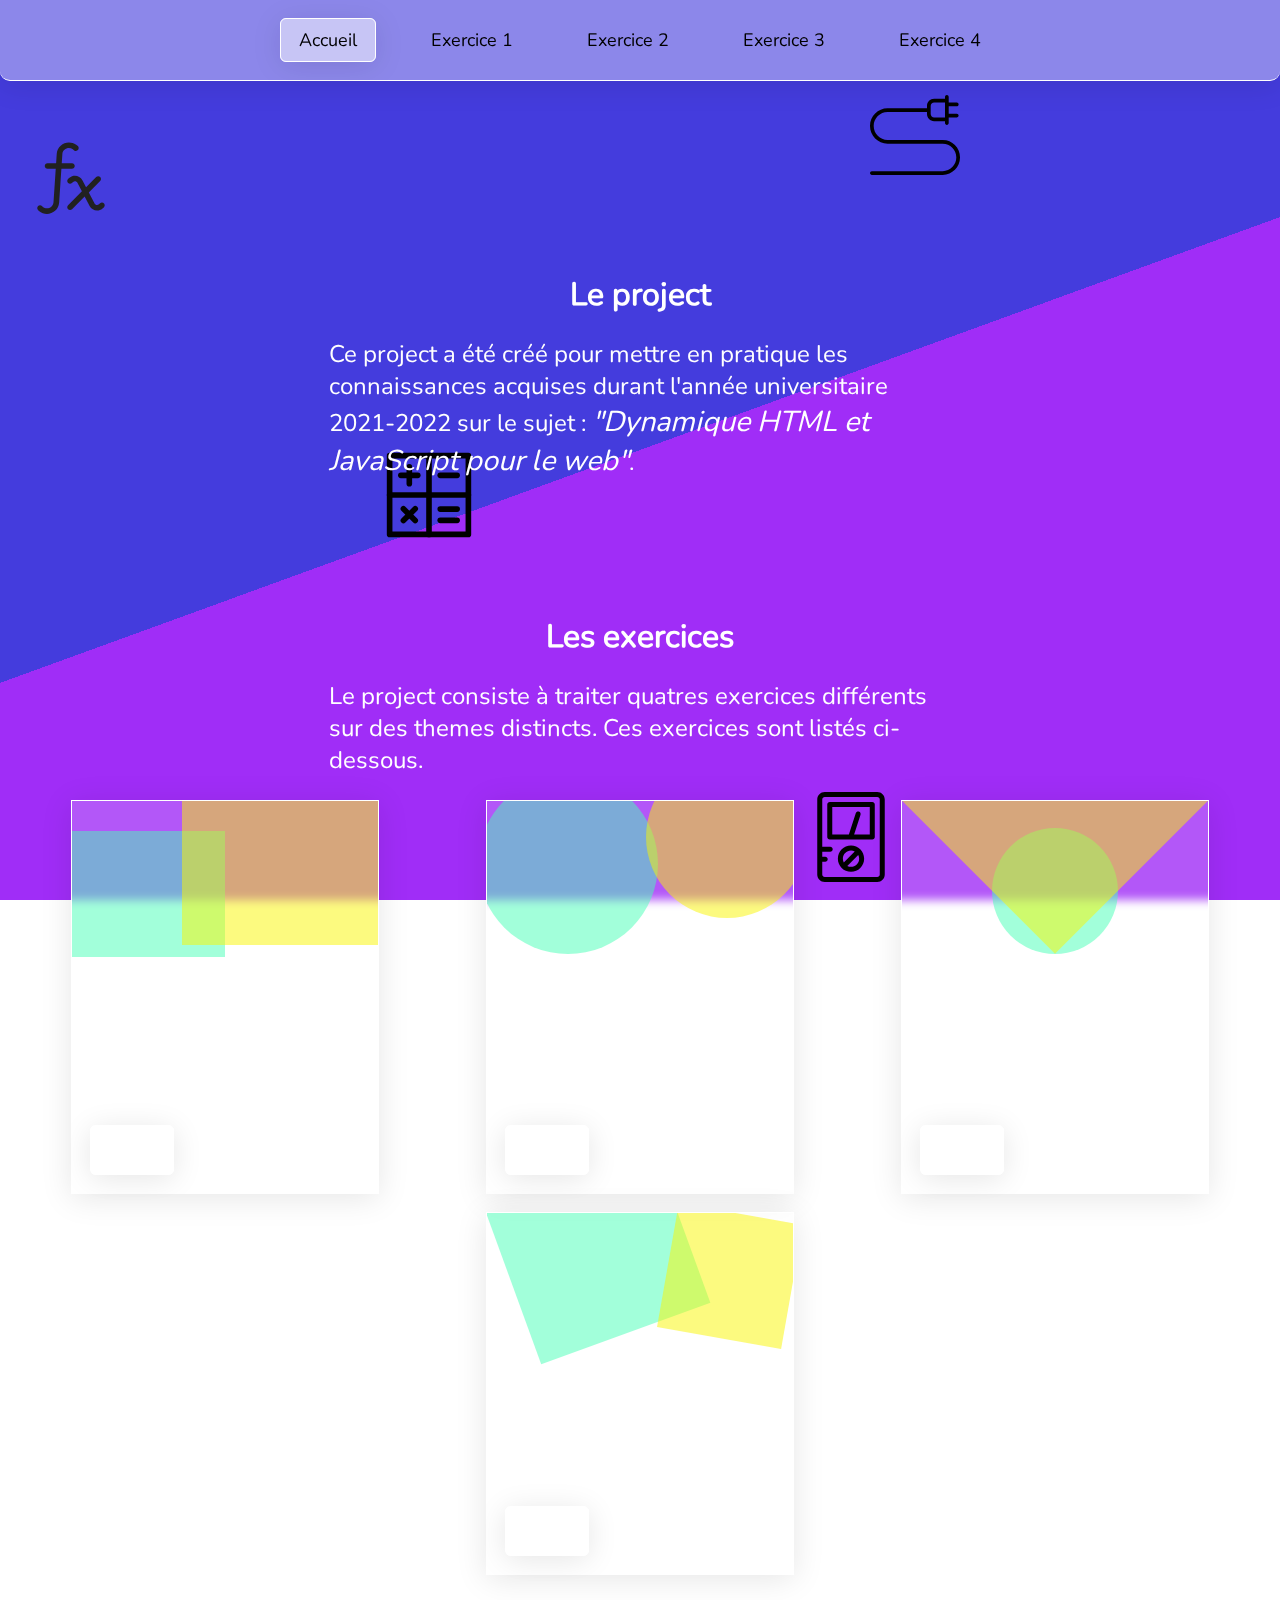
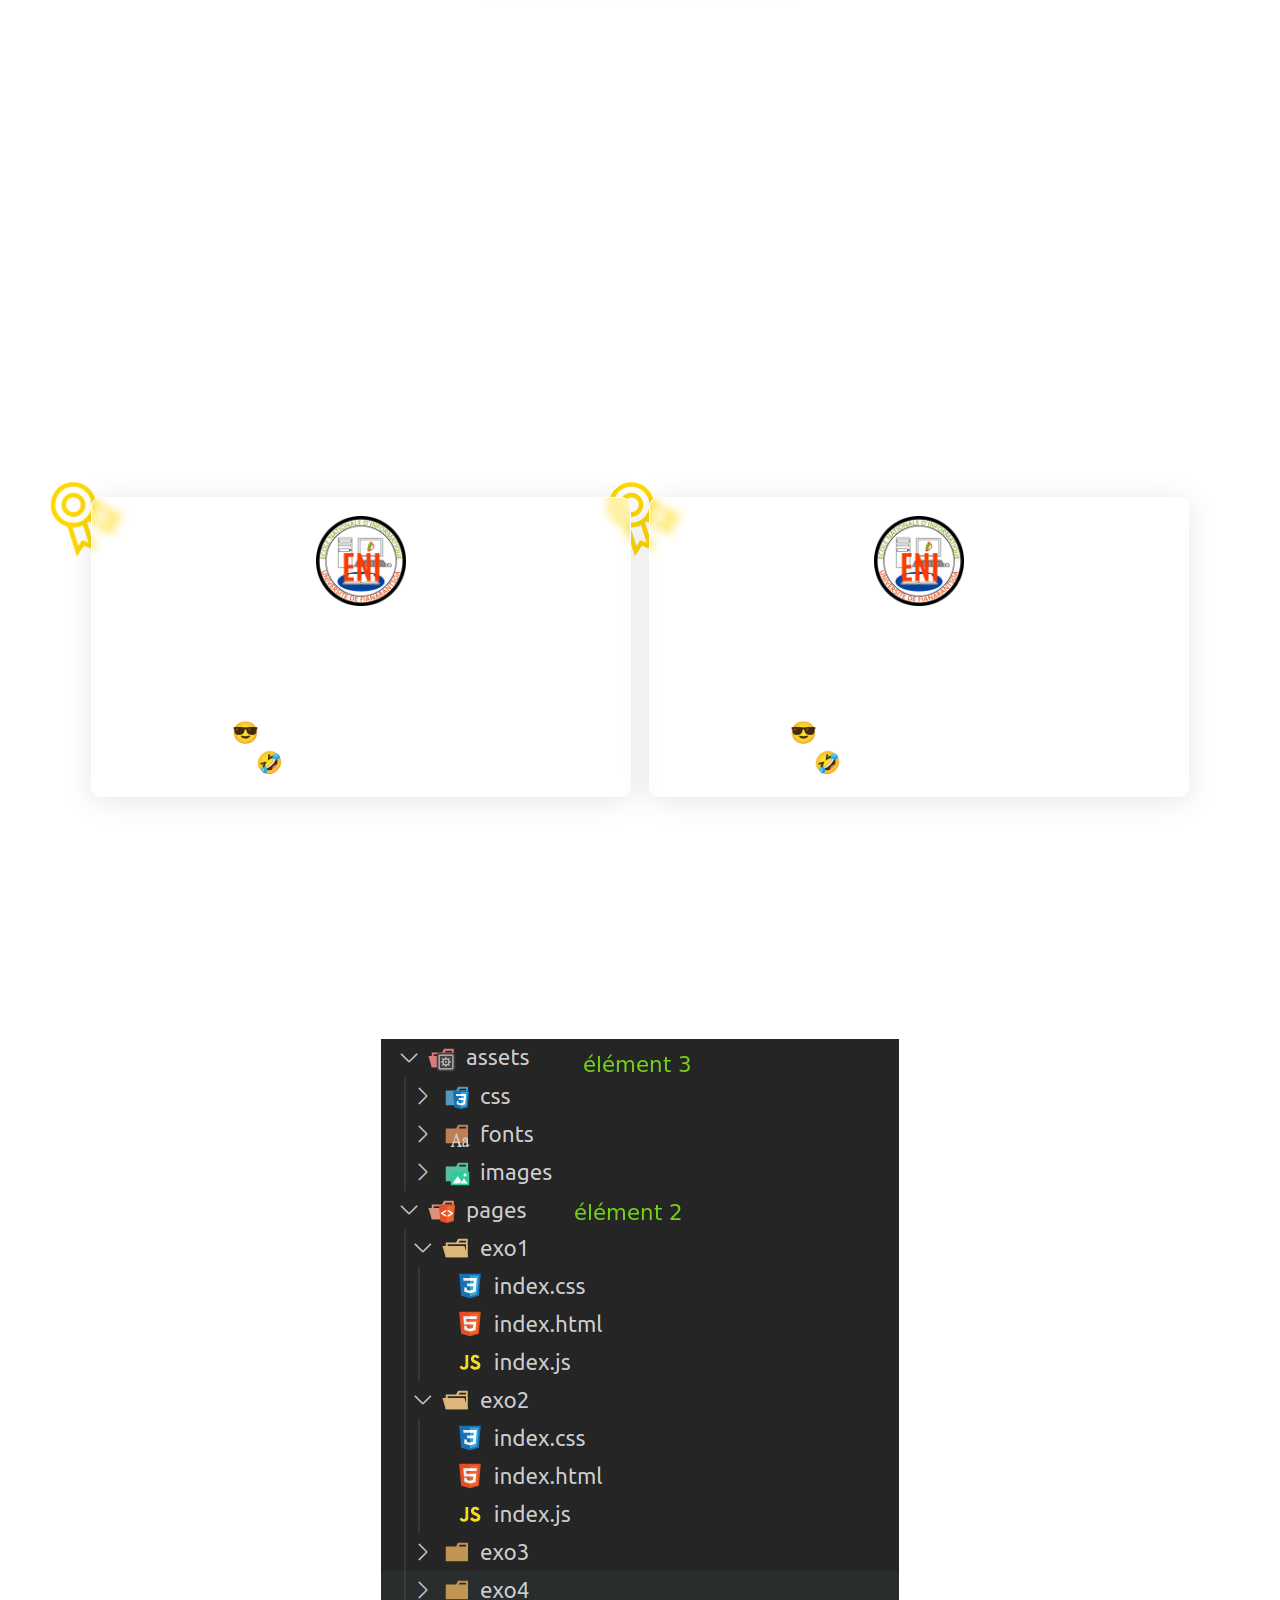
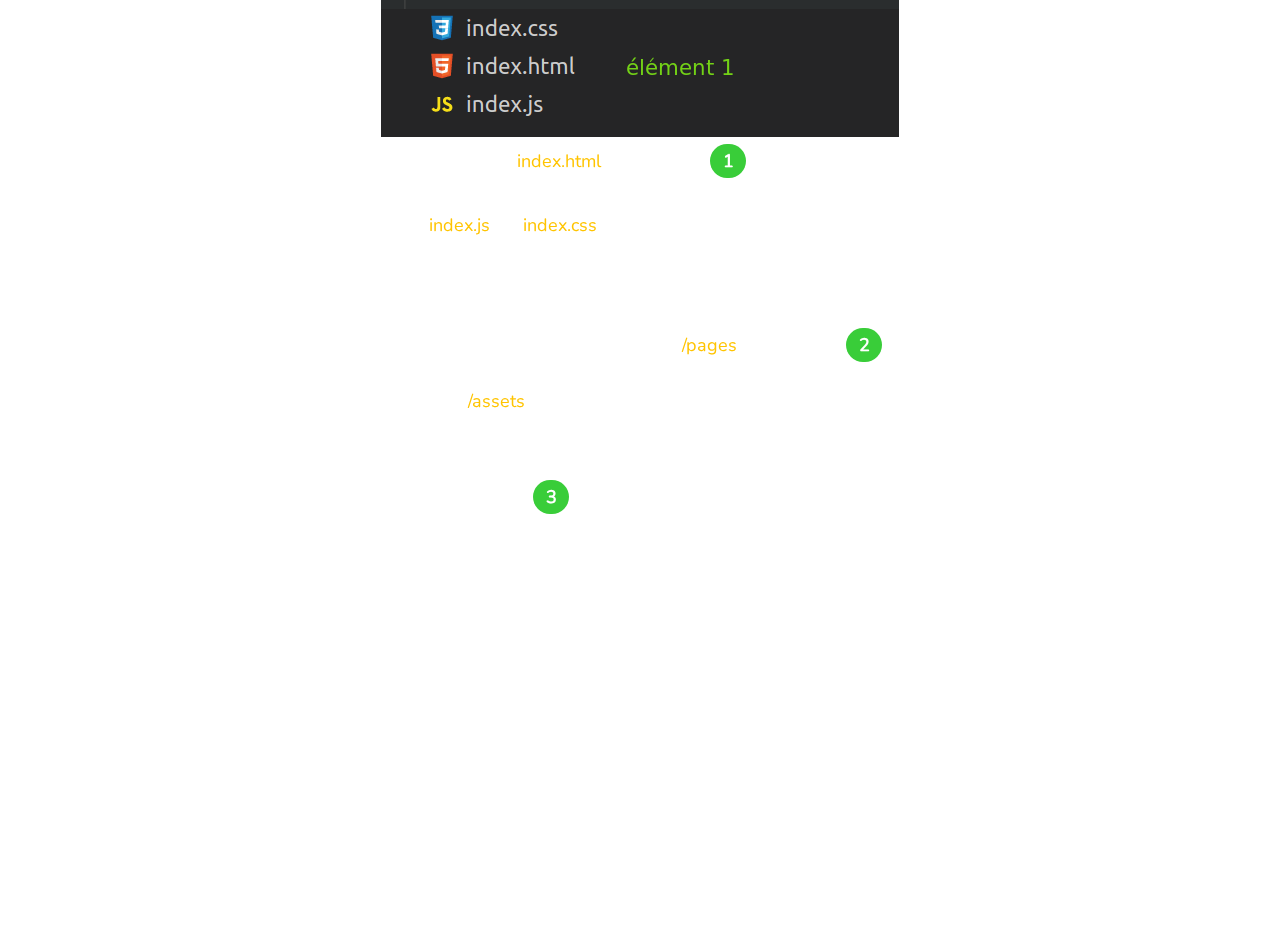
<file: index.html>
<!DOCTYPE html>
<html lang="en">
  <head>
    <meta charset="UTF-8" />
    <meta http-equiv="X-UA-Compatible" content="IE=edge" />
    <meta name="viewport" content="width=device-width, initial-scale=1.0" />
    <title>Projet JavaScript</title>
    <link rel="stylesheet" href="./assets/styles/global.css" />
    <link rel="stylesheet" href="./index.css" />

    <script src="./index.js" defer></script>
  </head>
  <body>
    <div class="bg">
      <div class="bg-conteneur">
        <img src="./assets/images/fx.svg" alt="" />
        <img src="./assets/images/electricity.svg" alt="" />
        <img src="./assets/images/gauge-electricity.svg" alt="" />
        <img src="./assets/images/operator.svg" alt="" />
      </div>
    </div>

    <header>
      <button class="verre" id="toggleNav">
        <img src="./assets/images/hamburger-menu.svg" alt="" />
      </button>
      <nav>
        <ul>
          <li><span class="lien-actif">Accueil</span></li>
          <li><a href="./pages/exo1/index.html">Exercice 1</a></li>
          <li><a href="./pages/exo2/index.html">Exercice 2</a></li>
          <li><a href="./pages/exo3/index.html">Exercice 3</a></li>
          <li><a href="./pages/exo4/index.html">Exercice 4</a></li>
        </ul>
      </nav>
    </header>

    <main>
      <div class="section">
        <h1 class="titre-section">Le project</h1>
        <p class="description-section">
          Ce project a été créé pour mettre en pratique les connaissances
          acquises durant l'année universitaire 2021-2022 sur le sujet&nbsp;:
          <em>"Dynamique HTML et JavaScript pour le web"</em>.
        </p>
      </div>

      <div class="section">
        <h1 class="titre-section">Les exercices</h1>
        <p class="description-section">
          Le project consiste à traiter quatres exercices différents sur des
          themes distincts. Ces exercices sont listés ci-dessous.
        </p>

        <div class="exercice-list">
          <div class="carte-exercice verre exercice-item">
            <div class="decoration">
              <div class="carre-1 decoration-item"></div>
              <div class="carre-2 decoration-item"></div>
            </div>
            <div class="exercice-description">
              <h2>Resolution d'une équation du second degré dans R</h2>
              <a href="./pages/exo1/index.html" class="bouton">Voir</a>
            </div>
          </div>

          <div class="carte-exercice verre exercice-item">
            <div class="decoration">
              <div class="cercle-2 decoration-item"></div>
              <div class="cercle-3 decoration-item"></div>
            </div>
            <div class="exercice-description">
              <h2>
                Resolution d'une équation de système linéaire à trois inconnus
              </h2>
              <a href="./pages/exo2/index.html" class="bouton">Voir</a>
            </div>
          </div>

          <div class="carte-exercice verre exercice-item">
            <div class="decoration">
              <div class="cercle-1 decoration-item"></div>
              <div class="carre-3 decoration-item"></div>
            </div>
            <div class="exercice-description">
              <h2>Etude d'un circuit électrique</h2>
              <a href="./pages/exo3/index.html" class="bouton">Voir</a>
            </div>
          </div>

          <div class="carte-exercice verre exercice-item">
            <div class="decoration">
              <div class="carre-4 decoration-item"></div>
              <div class="carre-5 decoration-item"></div>
            </div>
            <div class="exercice-description">
              <h2>Animation de panneaux publicitaires</h2>
              <a href="./pages/exo4/index.html" class="bouton">Voir</a>
            </div>
          </div>
        </div>
      </div>

      <div class="section">
        <h1 class="titre-section">Conception et design</h1>
        <p class="description-section">
          Les technologies utilisés pour créer le projet sont HTML
          <i>(Hypertext Markup Language)</i>, CSS
          <i>(Cascading Style Sheet)</i>, et JavaScript.
        </p>
        <p class="description-section">
          Quant au design, il s'agit d'un design appelé
          <em>"glassmorphism"</em>. Comme son nom l'indique, il accentue la
          transparence pour un <em>effet glass</em>.
        </p>
        <p class="description-section">
          Les informations concernant notre groupe&nbsp;:
        </p>

        <div class="profile-conteneur">
          <div class="profile-carte">
            <img src="./assets/images/medal-outlined.svg" alt="" />
            <div class="carte">
              <div class="profile-header">
                <img src="./assets/images/logo-eni.png" alt="" />
                <h2>Ecole Nationale d'Informatique</h2>
              </div>
              <div class="profile-main">
                <ul>
                  <li>
                    Nom&nbsp;: <span class="valeur">RAKOTONDRAZAKA</span>
                  </li>
                  <li>
                    Prénoms&nbsp;: <span class="valeur">Fitia Ismael</span>
                  </li>
                  <li>Niveau&nbsp;: <span class="valeur">SSJ3 😎</span></li>
                  <li>Matricule&nbsp;: <span class="valeur">1234 🤣</span></li>
                </ul>
              </div>
            </div>
          </div>

          <div class="profile-carte">
            <img src="./assets/images/medal-outlined.svg" alt="" />
            <div class="carte">
              <div class="profile-header">
                <img src="./assets/images/logo-eni.png" alt="" />
                <h2>Ecole Nationale d'Informatique</h2>
              </div>
              <div class="profile-main">
                <ul>
                  <li>Nom&nbsp;: <span class="valeur">RASOLOMANANA</span></li>
                  <li>
                    Prénoms&nbsp;:
                    <span class="valeur">Herimanitra Olivier</span>
                  </li>
                  <li>Niveau&nbsp;: <span class="valeur">SSJ3 😎</span></li>
                  <li>Matricule&nbsp;: <span class="valeur">1234 🤣</span></li>
                </ul>
              </div>
            </div>
          </div>
        </div>
      </div>

      <div class="section section-4">
        <h1 class="titre-section">Description du projet</h1>

        <h2>Structure du projet</h2>
        <div class="illustration-dossier">
          <img src="./assets/images/screenshot-folder-structure.png" alt="" />
        </div>
        <p class="description-section">
          Le point d'entrée <code>index.html</code> (élément
          <span class="etape">1</span>) se trouve sur la racine du dossier,
          ainsi que les fichiers JavaScript et CSS (qui sont
          <code>index.js</code> et <code>index.css</code>) qui lui sont propres.
        </p>
        <p class="description-section">
          Chaque exercice possède son propre dossier avec ses fichiers HTML,
          JavaScript et CSS.
          <br />
          Tous se trouvent dans le dossier <code>/pages</code> (élément
          <span class="etape">2</span>)
        </p>
        <p class="description-section">
          Et le dossier <code>/assets</code> contient tous les fichiers globals,
          c'est à dire les fichiers de CSS communs à toutes les pages, les
          images qu'elles ont besoin, et les polices d'écriture utilisées.
          (élément <span class="etape">3</span>)
        </p>

        <h2>Structure des pages d'exercice</h2>
        <p class="description-section">
          Chaque page d'exercice est divisée en deux parties: l'application de
          l'exercice et les étapes illustrées du code JavaScript.
        </p>
      </div>
    </main>
  </body>
</html>
</file>
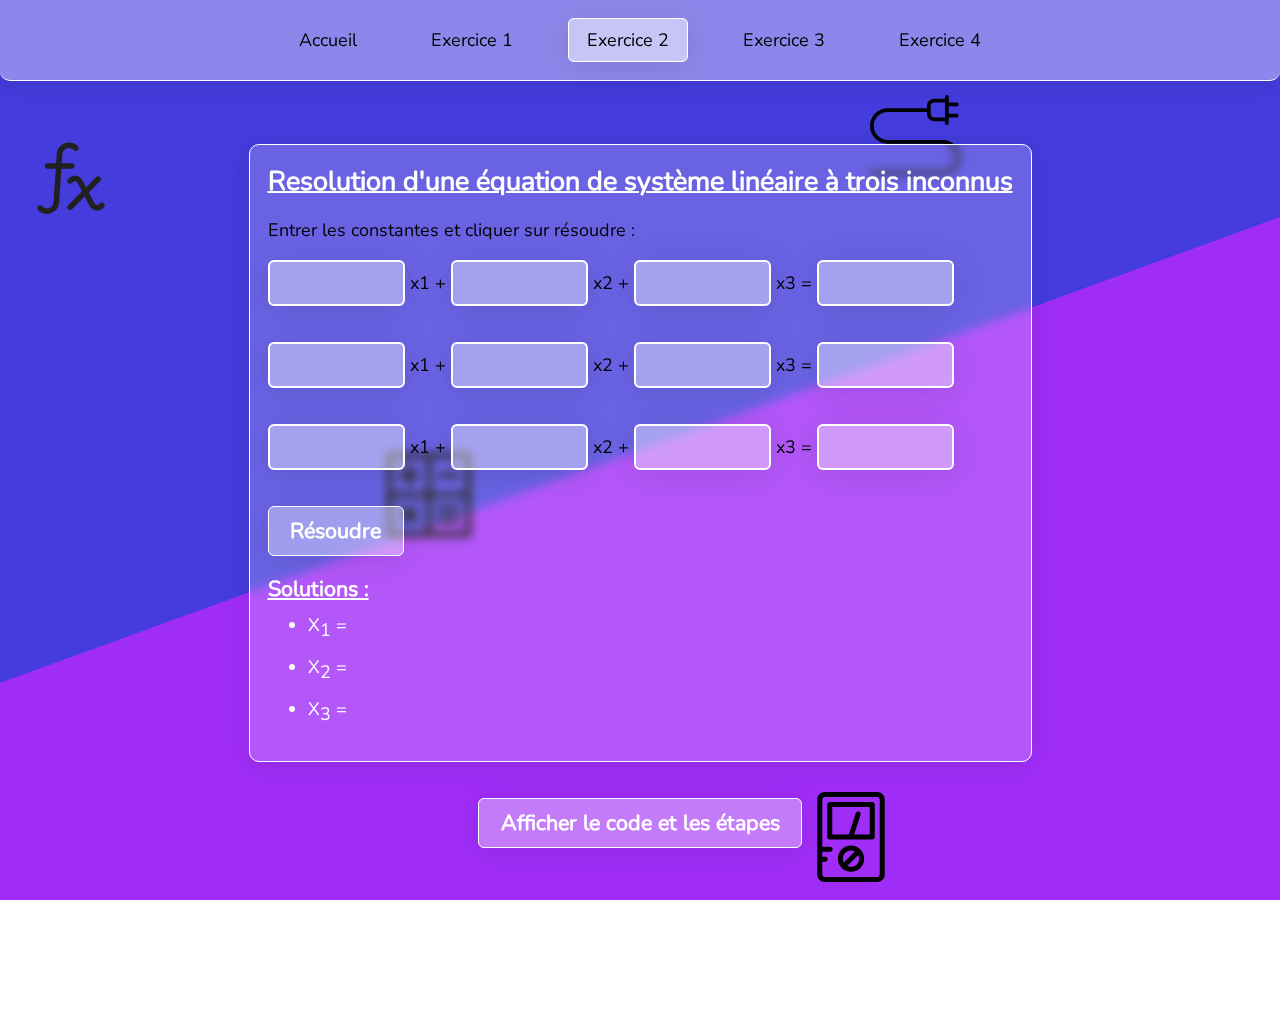
<file: pages/exo2/index.html>
<!DOCTYPE html>
<html lang="en">
  <head>
    <meta charset="UTF-8" />
    <meta http-equiv="X-UA-Compatible" content="IE=edge" />
    <meta name="viewport" content="width=device-width, initial-scale=1.0" />
    <title>Exercice 2</title>
    <!-- Global -->
    <script src="../../assets/scripts/index.js" defer></script>
    <link rel="stylesheet" href="../../assets/styles/global.css" />

    <!-- JAVASCRIPT et CSS spécifique à cette page -->
    <script src="./index.js" defer></script>
    <link rel="stylesheet" href="./index.css" />
  </head>
  <body class="exo2">
    <div class="bg">
      <div class="bg-conteneur">
        <img src="../../assets/images/fx.svg" alt="" />
        <img src="../../assets/images/electricity.svg" alt="" />
        <img src="../../assets/images/gauge-electricity.svg" alt="" />
        <img src="../../assets/images/operator.svg" alt="" />
      </div>
    </div>

    <header>
      <button class="verre" id="toggleNav">
        <img src="../../assets/images/hamburger-menu.svg" alt="" />
      </button>
      <nav>
        <ul>
          <li><a href="../../index.html">Accueil</a></li>
          <li><a href="../exo1/index.html">Exercice 1</a></li>
          <li><span class="lien-actif">Exercice 2</span></li>
          <li><a href="../exo3/index.html">Exercice 3</a></li>
          <li><a href="../exo4/index.html">Exercice 4</a></li>
        </ul>
      </nav>
    </header>

    <main class="conteneur">
      <div class="carte">
        <h1 class="title">
          Resolution d'une équation de système linéaire à trois inconnus
        </h1>
        <p class="description">
          Entrer les constantes et cliquer sur résoudre&nbsp;:
        </p>

        <div class="conteneurInput">
          <div class="inputLigne">
            <div class="inputDiv">
              <span>
                <input type="number" name="A11" id="A11" class="input" />
                <label for="A11">x1 + </label>
              </span>

              <span>
                <input type="number" name="A12" id="A12" class="input" />
                <label for="A12">x2 + </label>
              </span>

              <span>
                <input type="number" name="A13" id="A13" class="input" />
                <label for="A13">x3</label>
              </span>

              <span>
                =
                <span>
                  <input type="number" name="B1" id="B1" class="input" />
                </span>
              </span>
            </div>

            <div class="inputLigne">
              <div class="inputDiv">
                <span>
                  <input type="number" name="A21" id="A21" class="input" />
                  <label for="A21">x1 + </label>
                </span>

                <span>
                  <input type="number" name="A22" id="A22" class="input" />
                  <label for="A22">x2 + </label>
                </span>

                <span>
                  <input type="number" name="A23" id="A23" class="input" />
                  <label for="A23">x3</label>
                </span>

                <span>
                  =
                  <span>
                    <input type="number" name="B2" id="B2" class="input" />
                  </span>
                </span>
              </div>
            </div>

            <div class="inputLigne">
              <div class="inputDiv">
                <span>
                  <input type="number" name="A31" id="A31" class="input" />
                  <label for="A31">x1 + </label>
                </span>

                <span>
                  <input type="number" name="A32" id="A32" class="input" />
                  <label for="A32">x2 + </label>
                </span>

                <span>
                  <input type="number" name="A33" id="A33" class="input" />
                  <label for="A33">x3</label>
                </span>

                <span>
                  =
                  <span>
                    <input type="number" name="B3" id="B3" class="input" />
                  </span>
                </span>
              </div>
            </div>
          </div>
        </div>

        <button id="boutonResoudre" class="bouton">Résoudre</button>

        <div class="conteneurSolution">
          <h2 class="solutionTitre">Solutions&nbsp;:</h2>
          <ul class="solutionListe">
            <li class="solutionItem">
              <span
                >X<sub>1</sub> = <span id="solution1" class="solution"></span
              ></span>
            </li>
            <li class="solutionItem">
              <span
                >X<sub>2</sub> = <span id="solution2" class="solution"></span
              ></span>
            </li>
            <li class="solutionItem">
              <span
                >X<sub>3</sub> = <span id="solution3" class="solution"></span
              ></span>
            </li>
          </ul>
        </div>
      </div>
    </main>

  <div class="conteneur">
    <button id="toggle-code" class="bouton">
      Afficher le code et les étapes
    </button>

    <div class="verre hidden" id="code-etape">
      <div class="code-conteneur">
        <h1>Code&nbsp;:</h1>
        <div>
          <img src="../../assets/images/exo2/code.png" alt="">
        </div>
      </div>

      <div class="code-conteneur">
        <h1>Etapes&nbsp;:</h1>
        <div>
          <img src="../../assets/images/exo2/illustration.jpg" alt="">
        </div>
      </div>
      </hr>
    </div>
  </body>
</html>
</file>
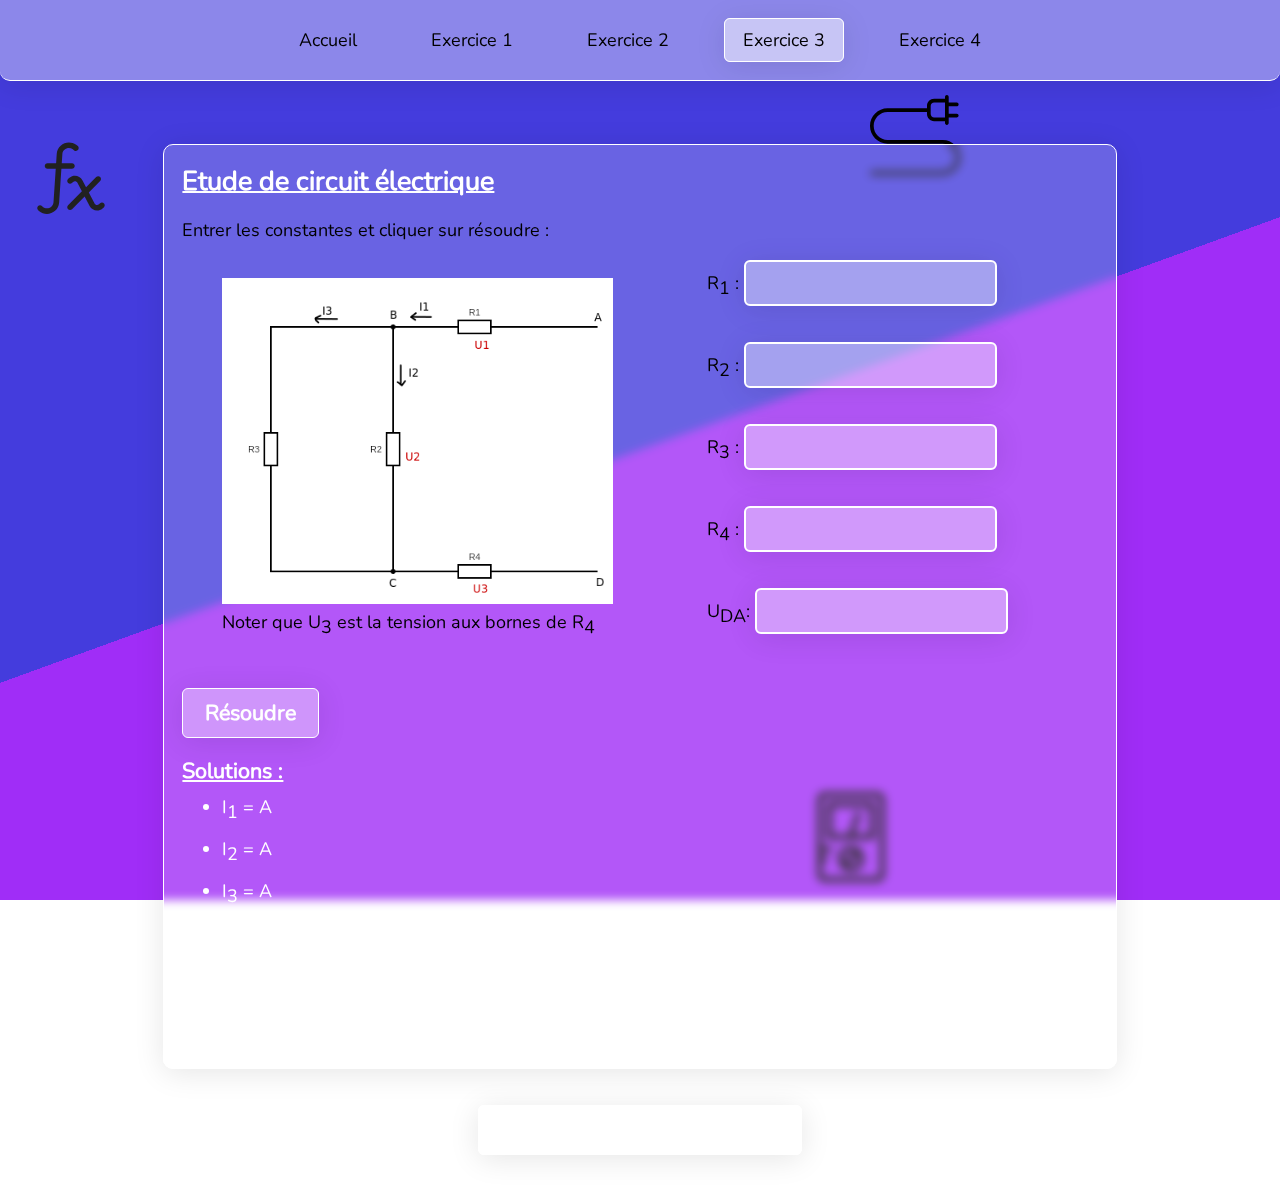
<file: pages/exo3/index.html>
<!DOCTYPE html>
<html lang="fr">
  <head>
    <meta charset="UTF-8" />
    <meta http-equiv="X-UA-Compatible" content="IE=edge" />
    <meta name="viewport" content="width=device-width, initial-scale=1.0" />
    <title>Exercice 3</title>
    <!-- Global -->
    <script src="../../assets/scripts/index.js" defer></script>
    <link rel="stylesheet" href="../../assets/styles/global.css" />

    <!-- JAVASCRIPT et CSS spécifique à cette page -->
    <script src="./index.js" defer></script>
    <link rel="stylesheet" href="./index.css" />
  </head>
  <body class="exo3">
    <div class="bg">
      <div class="bg-conteneur">
        <img src="../../assets/images/fx.svg" alt="" />
        <img src="../../assets/images/electricity.svg" alt="" />
        <img src="../../assets/images/gauge-electricity.svg" alt="" />
        <img src="../../assets/images/operator.svg" alt="" />
      </div>
    </div>

    <header>
      <button class="verre" id="toggleNav">
        <img src="../../assets/images/hamburger-menu.svg" alt="" />
      </button>
      <nav>
        <ul>
          <li><a href="../../index.html">Accueil</a></li>
          <li><a href="../exo1/index.html">Exercice 1</a></li>
          <li><a href="../exo2/index.html">Exercice 2</a></li>
          <li><span class="lien-actif">Exercice 3</span></li>
          <li><a href="../exo4/index.html">Exercice 4</a></li>
        </ul>
      </nav>
    </header>

    <main class="conteneur">
      <div class="carte">
        <h1 class="title">Etude de circuit électrique</h1>
        <p>Entrer les constantes et cliquer sur résoudre&nbsp;:</p>

        <div class="conteneurCorps">
          <figure class="illustration-circuit">
            <img src="../../assets/images/circuit.png" alt="Circuit" />
            <figcaption>
              Noter que U<sub>3</sub> est la tension aux bornes de R<sub>4</sub>
            </figcaption>
          </figure>
          <div class="conteneurInput">
            <div class="inputDiv">
              <label for="R1">R<sub>1</sub>&nbsp;:</label>
              <input type="number" name="R1" id="R1" class="input" />
            </div>

            <div class="inputDiv">
              <label for="R2">R<sub>2</sub>&nbsp;:</label>
              <input type="number" name="R2" id="R2" class="input" />
            </div>

            <div class="inputDiv">
              <label for="R3">R<sub>3</sub>&nbsp;:</label>
              <input type="number" name="R3" id="R3" class="input" />
            </div>

            <div class="inputDiv">
              <label for="R4">R<sub>4</sub>&nbsp;:</label>
              <input type="number" name="R4" id="R4" class="input" />
            </div>

            <div class="inputDiv">
              <label for="UDA">U<sub>DA</sub>: </label>
              <input type="number" name="UDA" id="UDA" class="input" />
            </div>
          </div>
        </div>

        <button id="boutonResoudre" class="bouton">Résoudre</button>

        <div class="conteneurSolution">
          <h2 class="solutionTitre">Solutions&nbsp;:</h2>
          <ul class="solutionListe">
            <li class="solutionItem">
              <span
                >I<sub>1</sub> = <span id="I1" class="solution"></span> A</span
              >
            </li>
            <li class="solutionItem">
              <span
                >I<sub>2</sub> = <span id="I2" class="solution"></span> A</span
              >
            </li>
            <li class="solutionItem">
              <span
                >I<sub>3</sub> = <span id="I3" class="solution"></span> A</span
              >
            </li>
            <li class="solutionItem">
              <span
                >U<sub>1</sub> = <span id="U1" class="solution"></span> V</span
              >
            </li>
            <li class="solutionItem">
              <span
                >U<sub>2</sub> = <span id="U2" class="solution"></span> V</span
              >
            </li>
            <li class="solutionItem">
              <span
                >U<sub>3</sub> = <span id="U3" class="solution"></span> V</span
              >
            </li>
          </ul>
        </div>
      </div>
    </main>


  <div class="conteneur">
    <button id="toggle-code" class="bouton">
      Afficher le code et les étapes
    </button>

    <div class="verre hidden" id="code-etape">
      <div class="code-conteneur">
        <h1>Code&nbsp;:</h1>
        <div>
          <img src="../../assets/images/exo3/code.jpg" alt="">
        </div>
      </div>

      <div class="code-conteneur">
        <h1>Etapes&nbsp;:</h1>
        <div>
          <img src="../../assets/images/exo3/illustration.png" alt="">
        </div>
      </div>
      </hr>
    </div>
  </body>
</html>
</file>
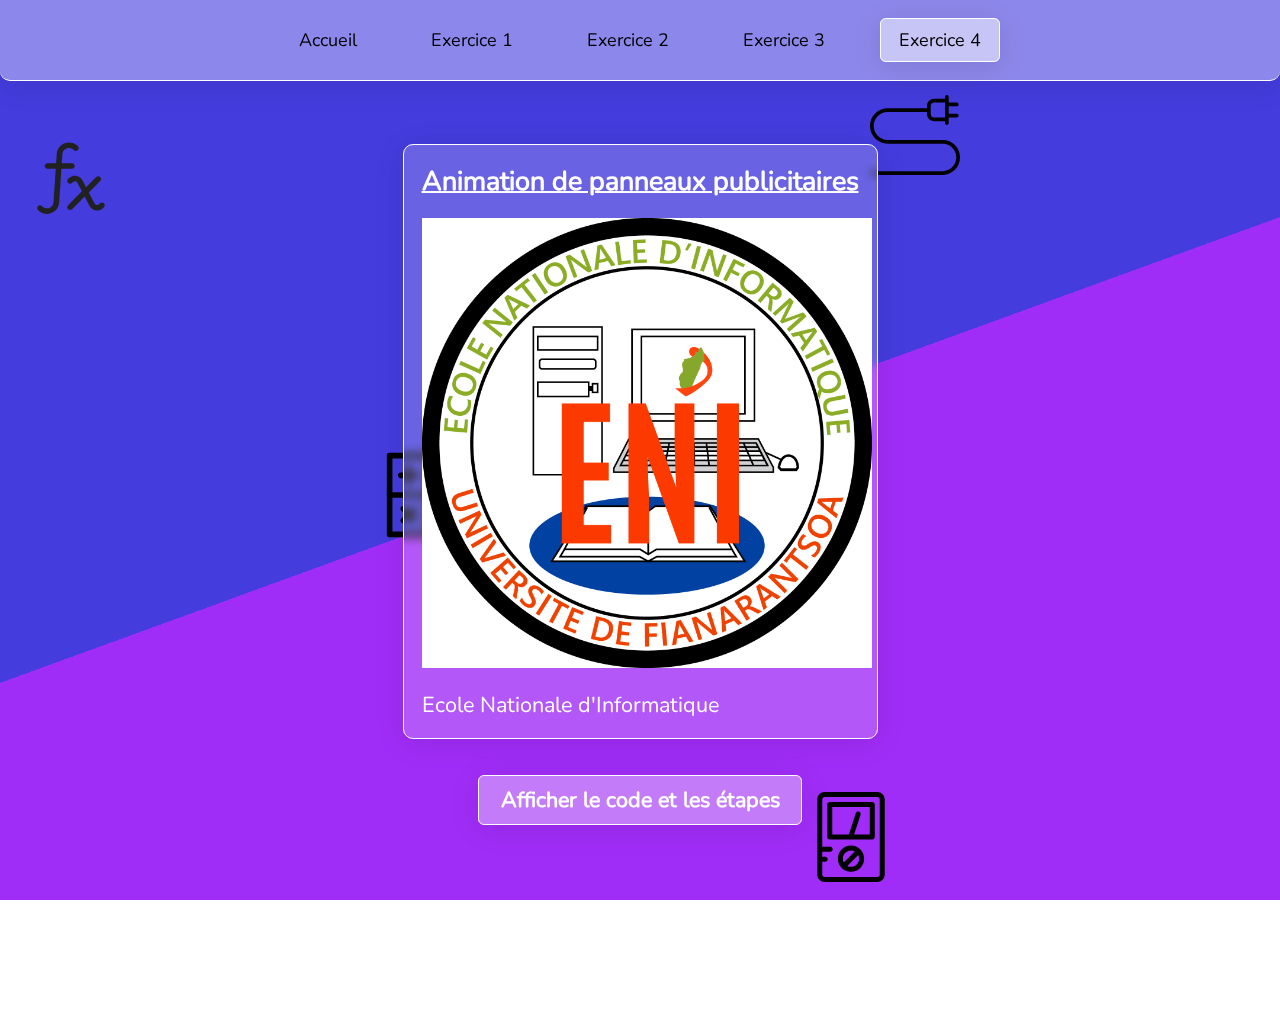
<file: pages/exo4/index.html>
<!DOCTYPE html>
<html lang="en">
  <head>
    <meta charset="UTF-8" />
    <meta http-equiv="X-UA-Compatible" content="IE=edge" />
    <meta name="viewport" content="width=device-width, initial-scale=1.0" />
    <title>Exercice 4</title>
    <!-- Global -->
    <script src="../../assets/scripts/index.js" defer></script>
    <link rel="stylesheet" href="../../assets/styles/global.css" />

    <!-- JAVASCRIPT et CSS spécifique à cette page -->
    <script src="./index.js" defer></script>
    <link rel="stylesheet" href="./index.css" />
  </head>
  <body>
    <div class="bg">
      <div class="bg-conteneur">
        <img src="../../assets/images/fx.svg" alt="" />
        <img src="../../assets/images/electricity.svg" alt="" />
        <img src="../../assets/images/gauge-electricity.svg" alt="" />
        <img src="../../assets/images/operator.svg" alt="" />
      </div>
    </div>

    <header>
      <button class="verre" id="toggleNav">
        <img src="../../assets/images/hamburger-menu.svg" alt="" />
      </button>
      <nav>
        <ul>
          <li><a href="../../index.html">Accueil</a></li>
          <li><a href="../exo1/index.html">Exercice 1</a></li>
          <li><a href="../exo2/index.html">Exercice 2</a></li>
          <li><a href="../exo3/index.html">Exercice 3</a></li>
          <li><span class="lien-actif">Exercice 4</span></li>
        </ul>
      </nav>
    </header>

    <main class="conteneur">
      <div class="carte">
        <h1 class="title">Animation de panneaux publicitaires</h1>
        <div id="ecran">
          <img
            src="../../assets/images/logo-eni.png"
            alt=""
            id=""
            class="top"
          />
        </div>
        <p id="description">Ecole Nationale d'Informatique</p>
      </div>
    </main>


  <div class="conteneur">
    <button id="toggle-code" class="bouton">
      Afficher le code et les étapes
    </button>

    <div class="verre hidden" id="code-etape">
      <div class="code-conteneur">
        <h1>Code&nbsp;:</h1>
        <div>
          <img src="../../assets/images/exo4/code.png" alt="">
        </div>
      </div>

      <div class="code-conteneur">
        <h1>Etapes&nbsp;:</h1>
        <div>
          <img src="../../assets/images/exo4/illustration.jpg" alt="">
        </div>
      </div>
      </hr>
    </div>
  </body>
</html>
</file>
<file: assets/styles/global.css>
* {
  font-family: NunitoRegular, sans-serif;
  font-size: large;
}

@font-face {
  font-family: NunitoRegular;
  src: url("../fonts/Nunito-Regular.ttf");
}

.inputDiv {
  margin-bottom: 2rem;
}

input {
  padding: 0.5rem 0.7rem;
  font-size: large;
  background: #ffffff66;
  border-radius: 6px;
  border: 2px solid #ffffff;
  outline: none;
  box-shadow: 0 4px 30px #0000001a;
}

input:focus {
  border-color: #443cdd;
}

.title {
  font-size: 1.5rem;
  color: #ffffff;
  text-decoration: underline solid 2px;
  margin-top: 0;
}

li {
  list-style: disc;
  color: #ffffff;
}

body {
  margin: 0;
  padding: 0;
  width: 100%;
  height: 100%;
}

html {
  width: 100%;
  height: 100%;
}

.conteneur {
  padding: 1rem;
  display: flex;
  flex-direction: column;
  align-items: center;
  justify-content: center;
}

.carte {
  padding: 1rem;
  background: #ffffff33;
  border-radius: 10px;
  border: 1px solid #ffffff;
  box-shadow: 0 4px 30px #0000001a;
  transition: all 100ms;
  -webkit-transition: all 100ms;
  -moz-transition: all 100ms;
  -ms-transition: all 100ms;
  -o-transition: all 100ms;
  backdrop-filter: blur(5px);
  -webkit-backdrop-filter: blur(5px);
}

.solutionTitre {
  font-size: larger;
  color: #ffffff;
  margin-bottom: 0.3rem;
  text-decoration: underline;
}

.solutionListe {
  margin-top: 0;
}

.solutionItem {
  margin-bottom: 0.5rem;
}

.solution {
  font-size: larger;
  font-weight: bold;
}

@media only screen and (max-width: 400px) {
  .conteneur {
    padding-left: 0;
    padding-right: 0;
  }

  .carte:hover {
    transform: scale(1);
    -webkit-transform: scale(1);
    -moz-transform: scale(1);
    -ms-transform: scale(1);
    -o-transform: scale(1);
  }
}

nav {
  padding: 1rem 1rem;
  background: #ffffff63;
  border-bottom: 1px solid #ffffff;
  box-shadow: 0 4px 30px #0000001a;
  backdrop-filter: blur(5px);
  -webkit-backdrop-filter: blur(5px);
  transition: ease 500ms;
  border-radius: 0 0 10px 10px;
  -webkit-border-radius: 0 0 10px 10px;
  -moz-border-radius: 0 0 10px 10px;
  -ms-border-radius: 0 0 10px 10px;
  -o-border-radius: 0 0 10px 10px;
  -webkit-transition: ease 500ms;
  -moz-transition: ease 500ms;
  -ms-transition: ease 500ms;
  -o-transition: ease 500ms;
}

button {
  cursor: pointer;
}

header button {
  position: fixed;
  padding: 0;
  right: 1rem;
  top: 1rem;
  width: 3rem;
  height: 3rem;
  display: none;
  z-index: 3;

  border-radius: 999px;
  -webkit-border-radius: 999px;
  -moz-border-radius: 999px;
  -ms-border-radius: 999px;
  -o-border-radius: 999px;
}

header button img {
  width: 100%;
}

.navHidden {
  transform: translateY(-100%);
  -webkit-transform: translateY(-100%);
  -moz-transform: translateY(-100%);
  -ms-transform: translateY(-100%);
  -o-transform: translateY(-100%);
}

@media screen and (max-width: 768px) {
  header button {
    display: block;
  }
}

nav {
  display: flex;
  flex-direction: row;
  justify-content: center;
}

nav ul {
  padding: 0;
  margin: 0;
  display: flex;
  flex-direction: row;
  align-items: center;
  justify-content: space-around;
  gap: 1rem 2rem;
}

nav ul li {
  list-style-type: none;
}

nav ul li a {
  display: inline-block;
  padding: 0.5rem 1rem;
  color: #000000;
  text-decoration: none;
  border: 1px solid #ffffff00;
  transition: all 100ms;
  border-radius: 6px;
  white-space: nowrap;
  -webkit-border-radius: 6px;
  -moz-border-radius: 6px;
  -ms-border-radius: 6px;
  -o-border-radius: 6px;
  -webkit-transition: all 100ms;
  -moz-transition: all 100ms;
  -ms-transition: all 100ms;
  -o-transition: all 100ms;
}

nav ul li a:hover {
  background: #ffffff33;
  border-color: #ffffff;
  box-shadow: 0 4px 30px #0000001a;
  backdrop-filter: blur(5px);
  -webkit-backdrop-filter: blur(5px);
  transform: scale(1.1);
  -webkit-transform: scale(1.1);
  -moz-transform: scale(1.1);
  -ms-transform: scale(1.1);
  -o-transform: scale(1.1);
}

.lien-actif {
  color: #000000;
  background: #ffffff33;
  padding: 0.5rem 1rem;
  box-shadow: 0 4px 30px #0000001a;
  backdrop-filter: blur(5px);
  -webkit-backdrop-filter: blur(5px);
  border: 1px solid #ffffff;
  border-radius: 6px;
  -webkit-border-radius: 6px;
  -moz-border-radius: 6px;
  -ms-border-radius: 6px;
  -o-border-radius: 6px;
}

.verre {
  background: #ffffff33;
  border: 1px solid #ffffff;
  box-shadow: 0 4px 30px #0000001a;
  backdrop-filter: blur(5px);
  -webkit-backdrop-filter: blur(5px);
}

.bouton {
  font-weight: bold;
  color: #ffffff;
  padding: 0.5rem 1.2rem;
  font-size: larger;
  font-weight: bold;
  background: #ffffff5f;
  border: 1px solid #ffffff;
  transition: all 100ms;
  box-shadow: 0 4px 30px #0000001a;
  display: inline-block;
  transform: scale(1);
  -webkit-transform: scale(1);
  -moz-transform: scale(1);
  -ms-transform: scale(1);
  -o-transform: scale(1);
  border-radius: 6px;
  -webkit-border-radius: 6px;
  -moz-border-radius: 6px;
  -ms-border-radius: 6px;
  -o-border-radius: 6px;
}

.bouton:hover {
  cursor: pointer;
  transform: scale(1.09);
  -webkit-transform: scale(1.09);
  -moz-transform: scale(1.09);
  -ms-transform: scale(1.09);
  -o-transform: scale(1.09);
}

a {
  text-decoration: none;
}

header {
  position: fixed;
  top: 0;
  left: 0;
  right: 0;
  z-index: 2;
  height: 0;
}

main {
  margin-top: 7rem;
  padding-top: 7rem;
  padding-bottom: 7rem;
  padding-right: 1rem;
  padding-left: 1rem;
}

.bg {
  position: fixed;
  z-index: -1;
  inset: 0;
  background: #443cdd;
  background: linear-gradient(160deg, #443cdd 50%, #a02df7 50%);
}

.bg-conteneur {
  width: 100%;
  height: 100%;
  position: relative;
}

.bg-conteneur img {
  position: absolute;
  width: 5rem;
}

.bg-conteneur > img:nth-of-type(1) {
  top: 15%;
  left: 2%;
}

.bg-conteneur > img:nth-of-type(2) {
  top: 10%;
  right: 25%;
}

.bg-conteneur > img:nth-of-type(3) {
  bottom: 2%;
  right: 30%;
}

.bg-conteneur > img:nth-of-type(4) {
  bottom: 40%;
  left: 30%;
}

em {
  font-size: larger;
}

@media only screen and (max-width: 768px) {
  nav ul {
    flex-wrap: wrap;
  }

  nav ul li {
    width: 100%;
    text-align: center;
  }
}

code {
  color: rgb(255, 196, 0);
  font-size: large;
}

#code-etape {
  width: 100%;
  max-width: 65vw;
  display: flex;
  flex-direction: row;
  gap: 1rem;
  padding: 1rem;
  border-radius: 10px;
  -webkit-border-radius: 10px;
  -moz-border-radius: 10px;
  -ms-border-radius: 10px;
  -o-border-radius: 10px;
}

#toggle-code {
  margin-bottom: 1rem;
}

#code-etape h1 {
  font-size: larger;
  color: #ffffff;
}

.code-conteneur {
  width: 100%;
}

.code-conteneur img {
  width: 100%;
}

.code-conteneur div {
  width: 100%;
}

#code-etape > hr {
  height: 3px;
  border: 0;
  width: 100%;
  background-color: #ffffff;
}

.etape > img {
  width: 100%;
  margin-bottom: 1.2rem;
  padding-bottom: 0.7rem;
  border-bottom: 1px solid #ffffff;
}

.etape p {
  color: #ffffff;
}

.hidden {
  display: none !important;
}

.visible {
  display: block;
}


@media screen and (max-width: 968px) {
  #code-etape {
    flex-wrap: wrap;
    max-width: 100vw;
  }
}
</file>
<file: index.css>
.exercice-list {
  display: flex;
  flex-direction: row;
  flex-wrap: wrap;
  gap: 1rem 3rem;
  align-items: stretch;
  justify-content: space-evenly;
}

.exercice-item {
  width: 50%;
  max-width: 17rem;
  min-height: 20rem;
  display: flex;
  flex-direction: column;
  justify-content: space-between;
}

.exercice-description h2 {
  font-size: larger;
  color: #ffffff;
}

.exercice-description {
  padding: 1rem;
}

.decoration {
  position: relative;
  display: flex;
  align-items: center;
  justify-content: center;
  min-height: 10rem;
  overflow: hidden;
}

.decoration-item {
  transition: all 300ms;
  -webkit-transition: all 300ms;
  -moz-transition: all 300ms;
  -ms-transition: all 300ms;
  -o-transition: all 300ms;
}

.carre-1 {
  position: absolute;
  left: 0px;
  top: 1.7rem;
  width: 50%;
  height: 7rem;
  background: #46ffb580;
}

.exercice-item:hover .carre-1 {
  transform: translate(0.7rem, 0.7rem);
  -webkit-transform: translate(0.7rem, 0.7rem);
  -moz-transform: translate(0.7rem, 0.7rem);
  -ms-transform: translate(0.7rem, 0.7rem);
  -o-transform: translate(0.7rem, 0.7rem);
}

.carre-2 {
  position: absolute;
  overflow: hidden;
  top: 0;
  right: -3rem;
  width: 70%;
  height: 7rem;
  background: #f9f50080;
  padding: 0.5rem 1rem;
}

.exercice-item:hover .carre-2 {
  transform: translate(-1rem, -1.5rem);
  -webkit-transform: translate(-1rem, -1.5rem);
  -moz-transform: translate(-1rem, -1.5rem);
  -ms-transform: translate(-1rem, -1.5rem);
  -o-transform: translate(-1rem, -1.5rem);
}

.carre-3 {
  position: absolute;
  top: 0;
  width: 12rem;
  height: 12rem;
  background: #f9f50080;
  transform: translateY(-50%) rotate(45deg);
  -webkit-transform: translateY(-50%) rotate(45deg);
  -moz-transform: translateY(-50%) rotate(45deg);
  -ms-transform: translateY(-50%) rotate(45deg);
  -o-transform: translateY(-50%) rotate(45deg);
}

.exercice-item:hover .carre-3 {
  transform: translateY(-60%) rotate(45deg);
  -webkit-transform: translateY(-60%) rotate(45deg);
  -moz-transform: translateY(-60%) rotate(45deg);
  -ms-transform: translateY(-60%) rotate(45deg);
  -o-transform: translateY(-60%) rotate(45deg);
}

.cercle-1 {
  position: absolute;
  width: 7rem;
  height: 7rem;
  background: #46ffb580;
  border-radius: 999px;
  -webkit-border-radius: 999px;
  -moz-border-radius: 999px;
  -ms-border-radius: 999px;
  -o-border-radius: 999px;
}

.exercice-item:hover .cercle-1 {
  transform: translateY(1rem);
}

.cercle-2 {
  position: absolute;
  top: -15%;
  left: -3%;
  width: 10rem;
  height: 10rem;
  background: #46ffb580;
  border-radius: 999px;
}

.cercle-3 {
  position: absolute;
  top: -25%;
  right: -5%;
  width: 9rem;
  height: 9rem;
  background: #f9f50080;
  border-radius: 999px;
}

.exercice-item:hover .cercle-2,
.exercice-item:hover .cercle-3 {
  transform: scale(1.2);
  -webkit-transform: scale(1.2);
  -moz-transform: scale(1.2);
  -ms-transform: scale(1.2);
  -o-transform: scale(1.2);
}

.carre-5 {
  position: absolute;
  width: 7rem;
  height: 7rem;
  background: #f9f50080;
  top: 0;
  right: 0;
  transform: rotate(10deg);
  -webkit-transform: rotate(10deg);
  -moz-transform: rotate(10deg);
  -ms-transform: rotate(10deg);
  -o-transform: rotate(10deg);
}

.carre-4 {
  position: absolute;
  top: -30%;
  left: 1rem;
  width: 10rem;
  height: 10rem;
  background: #46ffb580;
  transform: rotate(-20deg);
  -webkit-transform: rotate(-20deg);
  -moz-transform: rotate(-20deg);
  -ms-transform: rotate(-20deg);
  -o-transform: rotate(-20deg);
}

.exercice-item:hover .carre-4 {
  transform: rotate(-40deg);
  -webkit-transform: rotate(-40deg);
  -moz-transform: rotate(-40deg);
  -ms-transform: rotate(-40deg);
  -o-transform: rotate(-40deg);
}

.exercice-item:hover .carre-5 {
  transform: rotate(45deg);
  -webkit-transform: rotate(45deg);
  -moz-transform: rotate(45deg);
  -ms-transform: rotate(45deg);
  -o-transform: rotate(45deg);
}

.section {
  display: flex;
  align-items: center;
  flex-direction: column;
  padding-bottom: 5rem;
}

.titre-section {
  font-weight: bolder;
  color: #ffffff;
  font-size: xx-large;
  text-align: center;
}

.description-section {
  color: #ffffff;
  font-size: x-large;
  width: 50%;
  margin-top: 0;
}

.profile-conteneur {
  width: 100%;
  display: flex;
  flex-wrap: wrap;
  align-items: center;
  justify-content: center;
  position: relative;
  margin-top: 2rem;
  gap: 1rem;
}

.profile-carte {
  width: 100%;
  max-width: 30rem;
  position: relative;
}

.profile-carte > img:nth-child(1) {
  width: 4rem;
  position: absolute;
  z-index: -1;
  top: -1rem;
  margin-left: -2.5rem;
  transform: rotate(-40deg);
  -webkit-transform: rotate(-40deg);
  -moz-transform: rotate(-40deg);
  -ms-transform: rotate(-40deg);
  -o-transform: rotate(-40deg);
}

.profile-header {
  display: flex;
  align-items: center;
  justify-content: center;
  flex-direction: column;
}

.profile-header img {
  width: 100%;
  max-width: 5rem;
}

.profile-header h2 {
  font-size: x-large;
  color: #ffffff;
  margin-top: 0;
}

.profile-main ul {
  margin: 0;
  padding: 0;
}

.profile-main li {
  margin: 0;
  list-style-type: none;
}

.valeur {
  font-size: larger;
}

@media only screen and (max-width: 768px) {
  .description-section {
    width: 100%;
  }

  .exercice-item {
    width: 100%;
  }

  .profile-header h2 {
    font-size: large;
  }
}

/*
  section 4
*/

.section-4 h2 {
  color: #ffffff;
  font-size: larger;
  text-decoration: underline;
  text-decoration-thickness: 2px;
}

.illustration-dossier {
  max-width: 100vw;
}

.illustration-dossier img {
  max-width: 768px;
  width: 100%;
}

.etape {
  color: #ffffff;
  font-weight: bold;
  border-radius: 999px;
  background-color: rgb(57, 205, 57);
  padding: 0.3rem 0.7rem;
}
</file>
<file: pages/exo2/index.css>
.exo2 input {
  max-width: 6rem;
}

@media screen and (max-width: 768px) {
  .exo2 input {
    max-width: 3rem;
  }
}
</file>
<file: pages/exo3/index.css>
.illustration-circuit {
  width: 100%;
}

.conteneurCorps {
  display: flex;
  flex-direction: row;
  gap: 1rem 3rem;
  margin-bottom: 1rem;
}

.illustration-circuit {
  width: 50%;
}

.illustration-circuit img {
  width: 100%;
}

.conteneurInput {
  width: 50%;
}

@media only screen and (max-width: 768px) {
  .conteneurCorps {
    flex-wrap: wrap;
  }

  .illustration-circuit {
    width: 100%;
  }

  .conteneurInput {
    width: 100%;
  }
}
</file>
<file: pages/exo4/index.css>
#ecran {
  width: 100%;
  max-width: 50rem;
  min-height: 25rem;
  background-color: #ffffff;
  transition: all 500ms;
  -webkit-transition: all 500ms;
  -moz-transition: all 500ms;
  -ms-transition: all 500ms;
  -o-transition: all 500ms;
  position: relative;
  display: flex;
  flex-direction: column-reverse;
  align-items: center;
  justify-content: center;
}

#ecran img {
  width: 25rem;
  max-width: calc(100vw - 1rem * 5);
  height: 25rem;
  object-fit: cover;
  position: absolute;
  background-color: #ffffff;
  inset: 0;
  transition: all 1000ms;
  -webkit-transition: all 1000ms;
  -moz-transition: all 1000ms;
  -ms-transition: all 1000ms;
  -o-transition: all 1000ms;
}

.leave {
  opacity: 0.7;
  transform: scale(0);
  -webkit-transform: scale(0);
  -moz-transform: scale(0);
  -ms-transform: scale(0);
  -o-transform: scale(0);
}

.top {
  z-index: 2;
}

#description {
  font-size: larger;
  margin-bottom: 0;
  color: #ffffff;
}

@media screen and (max-width: 400px) {
  #ecran img {
    max-width: calc(100vw - 1rem * 2);
  }
}
</file>
